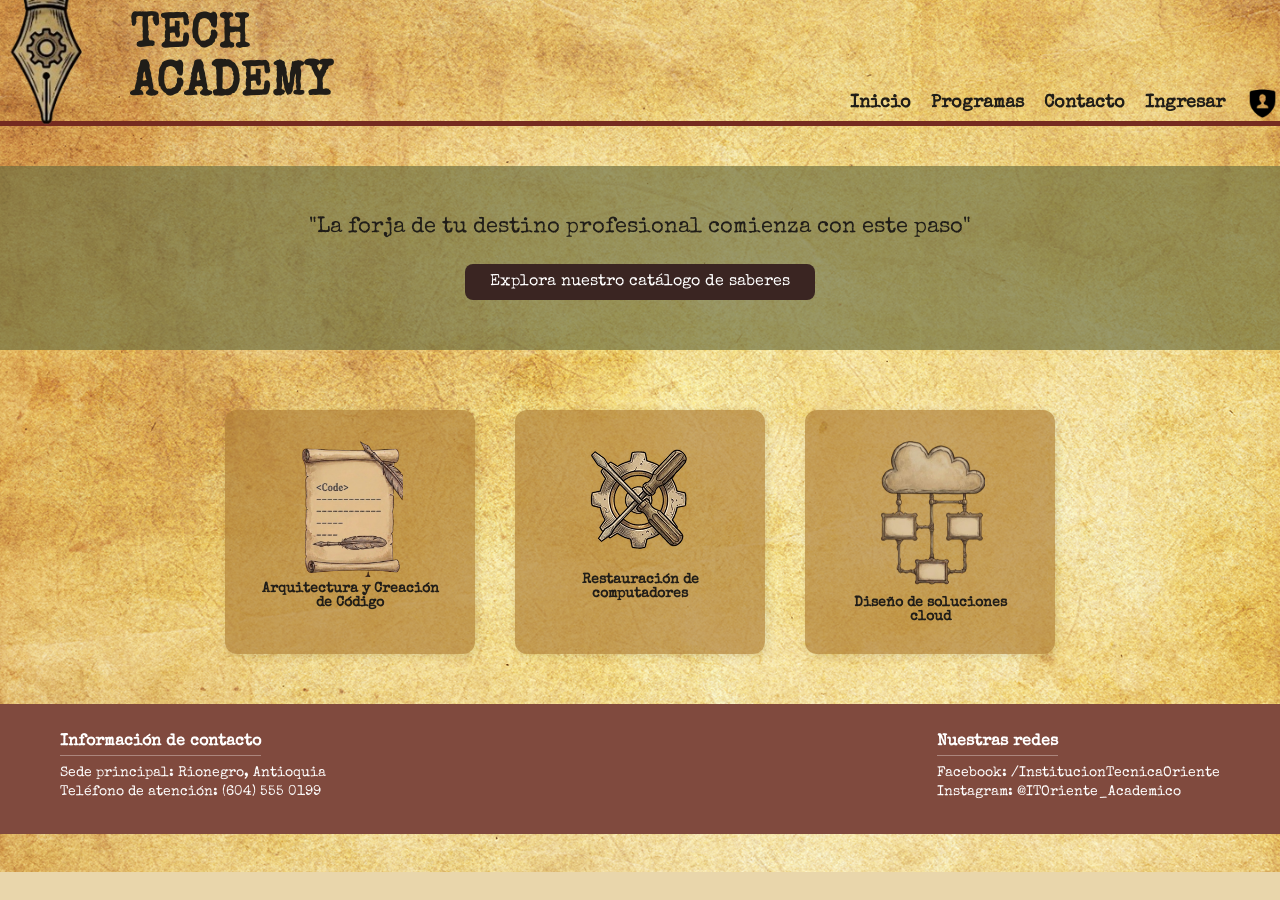
<file: index.html>
<!doctype html>
<html lang="es">

<head>
  <meta charset="UTF-8" />
  <meta name="viewport" content="width=device-width, initial-scale=1.0" />
  <title>Tech Academy</title>
  <link rel="stylesheet" href="css/styles.css" />
  <link href="https://fonts.googleapis.com/css2?family=Special+Elite&display=swap" rel="stylesheet" />
  <script src="js/main.js" defer></script>
</head>

<body>
  <header>
    <div class="logo">
      <img src="Images/Logo.png" alt="Logo Tech Academy" class="icono-pluma" />
      <div class="logo-text">
        <h1>TECH</h1>
        <h1>ACADEMY</h1>
      </div>
    </div>
    <nav>
      <a href="index.html">Inicio</a>
      <a href="#programas" id="btn-programa">Programas</a>
      <a href="#contacto">Contacto</a>
      <a href="login.html" id="link-ingresar">Ingresar</a>
      <img src="Images/UserShield.png" alt="User Icon" class="user-icon" />
    </nav>
  </header>

  <main>
    <section class="hero">
      <h2>"La forja de tu destino profesional comienza con este paso"</h2>
      <a href="#programas" class="btn" id="btn-explorar">Explora nuestro catálogo de saberes</a>
    </section>

    <section class="features" id="programas">
      <div class="card" data-id="1">
        <img src="Images/papyroIcon.svg" alt="Arquitectura de código" />
        <p>Arquitectura y Creación<br />de Código</p>
      </div>
      <div class="card" data-id="2">
        <img src="Images/gearIcon.png" alt="Restauración de computadores" />
        <p>Restauración de computadores</p>
      </div>
      <div class="card" data-id="3">
        <img src="Images/cloudIcon.svg" alt="Soluciones cloud" />
        <p>Diseño de soluciones<br />cloud</p>
      </div>
    </section>

    <section id="detalle-programa"></section>

    <footer id="contacto">
      <div class="footer-column">
        <h3>Información de contacto</h3>
        <p>Sede principal: Rionegro, Antioquia</p>
        <p>Teléfono de atención: (604) 555 0199</p>
      </div>
      <div class="footer-column">
        <h3>Nuestras redes</h3>
        <p>Facebook: /InstitucionTecnicaOriente</p>
        <p>Instagram: @ITOriente_Academico</p>
      </div>
    </footer>
  </main>
</body>

</html>
</file>
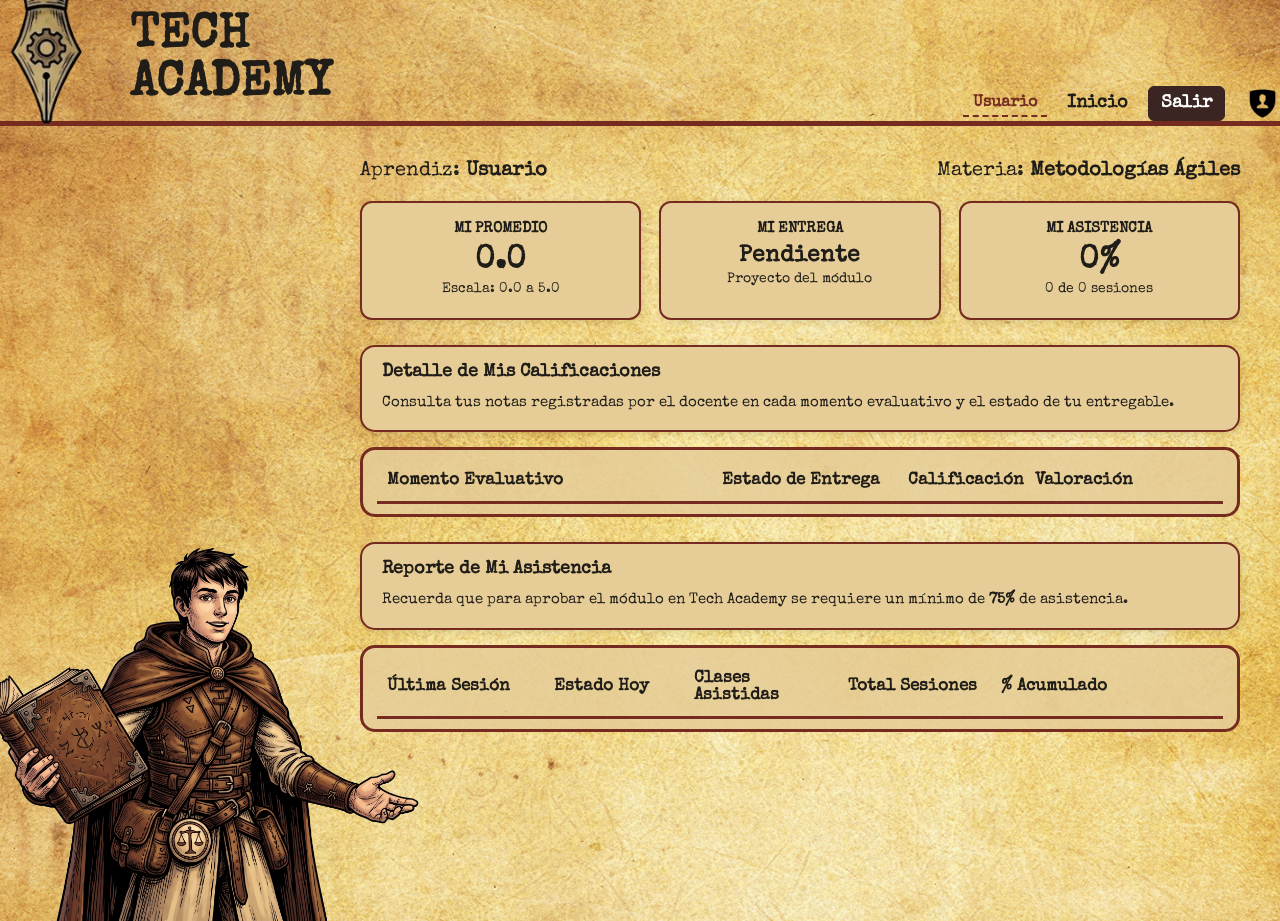
<file: dashBoardAlumno.html>
<!doctype html>
<html lang="es">

<head>
  <meta charset="UTF-8" />
  <meta name="viewport" content="width=device-width, initial-scale=1.0" />
  <title>Dashboard Alumno - Tech Academy</title>
  <link rel="stylesheet" href="css/styles.css" />
  <link href="https://fonts.googleapis.com/css2?family=Special+Elite&display=swap" rel="stylesheet" />
  <script src="js/dashBoardAlumno.js" defer></script>
</head>

<body class="pagina-seguimiento">

  <header>
    <div class="logo">
      <img src="Images/Logo.png" alt="Logo Tech Academy" class="icono-pluma" />
      <div class="logo-text">
        <h1>TECH</h1>
        <h1>ACADEMY</h1>
      </div>
    </div>
    <nav>
      <span id="saludo-alumno" class="saludo-usuario">Aprendiz</span>
      <a href="index.html">Inicio</a>
      <a class="enlace-panel" href="login.html" id="btn-salir-alumno">Salir</a>
      <img src="Images/UserShield.png" alt="Usuario" class="user-icon" />
    </nav>
  </header>

  <main class="contenido-seguimiento contenido-alumno">
    <aside class="docente alumno-ilustracion">
      <img src="Images/estudianteD.png" alt="Aprendiz Tech Academy" />
    </aside>

    <section class="panel-seguimiento">

      <div class="datos-curso">
        <p>Aprendiz: <strong id="nombre-expediente">Mariana Gómez</strong></p>
        <p>Materia: <strong>Metodologías Ágiles</strong></p>
      </div>

      <!-- Indicadores personales del estudiante -->
      <section class="indicadores">
        <div class="indicador">
          <h3>MI PROMEDIO</h3>
          <strong id="alumno-promedio">0.0</strong>
          <p id="alumno-concepto-nota">Escala: 0.0 a 5.0</p>
        </div>

        <div class="indicador">
          <h3>MI ENTREGA</h3>
          <strong id="alumno-estado-entrega" class="texto-indicador-mediano">Pendiente</strong>
          <p>Proyecto del módulo</p>
        </div>

        <div class="indicador">
          <h3>MI ASISTENCIA</h3>
          <strong id="alumno-porcentaje-asistencia">0%</strong>
          <p id="alumno-detalle-sesiones">0 de 0 sesiones</p>
        </div>
      </section>
      <div id="seccion-alumno-notas" class="bloque-modulo">
        <div class="tarjeta-modulo">
          <h3>Detalle de Mis Calificaciones</h3>
          <p class="descripcion-modulo">
            Consulta tus notas registradas por el docente en cada momento evaluativo y el estado de tu entregable.
          </p>
        </div>

        <section class="tabla-seguimiento">
          <div class="fila fila-alumno-notas tabla-encabezado">
            <span>Momento Evaluativo</span>
            <span>Estado de Entrega</span>
            <span>Calificación</span>
            <span>Valoración</span>
          </div>

          <div id="contenedor-notas-alumno"></div>
        </section>
      </div>
      <div id="seccion-alumno-asistencia" class="bloque-modulo">
        <div class="tarjeta-modulo">
          <h3>Reporte de Mi Asistencia</h3>
          <p class="descripcion-modulo">
            Recuerda que para aprobar el módulo en Tech Academy se requiere un mínimo de <strong>75%</strong> de
            asistencia.
          </p>
        </div>

        <section class="tabla-seguimiento">
          <div class="fila fila-alumno-asistencia tabla-encabezado">
            <span>Última Sesión</span>
            <span>Estado Hoy</span>
            <span>Clases Asistidas</span>
            <span>Total Sesiones</span>
            <span>% Acumulado</span>
          </div>

          <div id="contenedor-asistencia-alumno"></div>
        </section>
      </div>

    </section>
  </main>
</body>

</html>
</file>
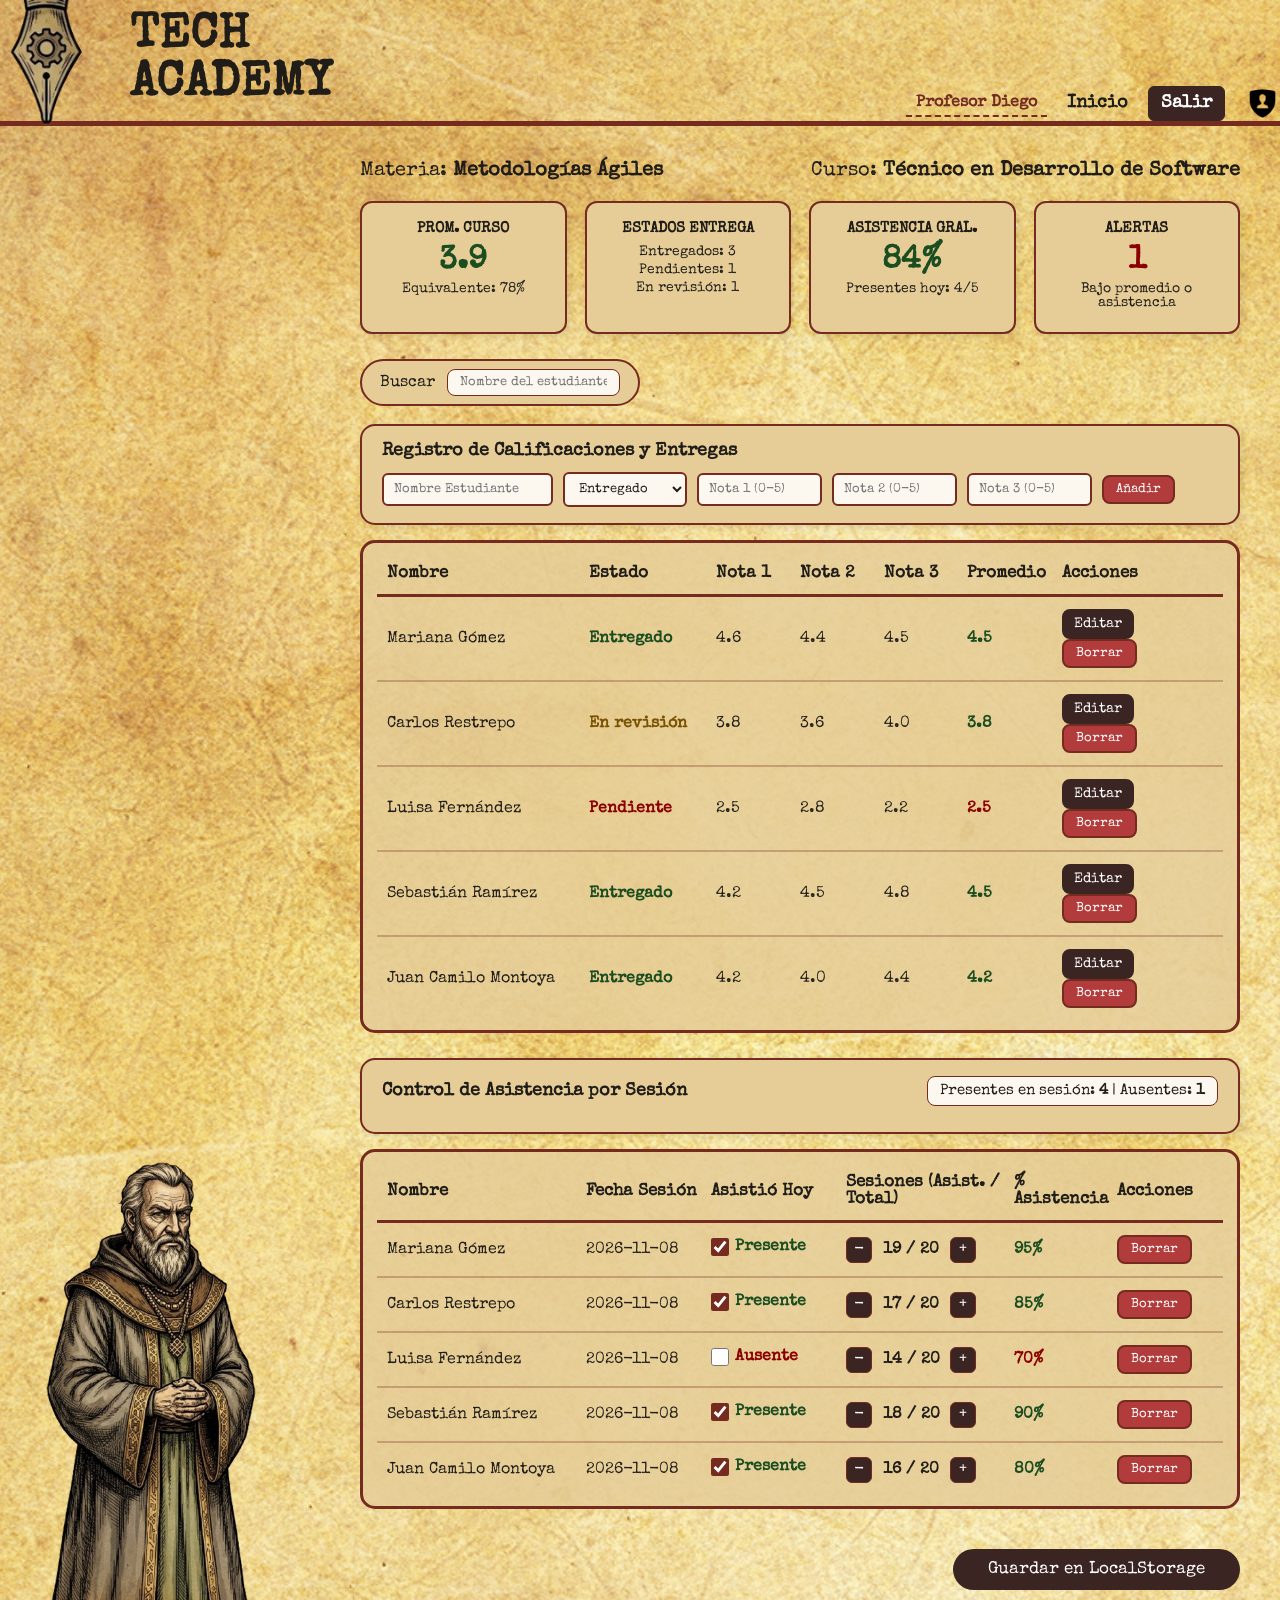
<file: dashBoardProfesor.html>
<!doctype html>
<html lang="es">

<head>
  <meta charset="UTF-8" />
  <meta name="viewport" content="width=device-width, initial-scale=1.0" />
  <title>Dashboard Profesor - Tech Academy</title>
  <link rel="stylesheet" href="css/styles.css" />
  <link href="https://fonts.googleapis.com/css2?family=Special+Elite&display=swap" rel="stylesheet" />
  <script src="js/dashBoardProfesor.js" defer></script>
</head>

<body class="pagina-seguimiento">

  <header>
    <div class="logo">
      <img src="Images/Logo.png" alt="Logo Tech Academy" class="icono-pluma" />
      <div class="logo-text">
        <h1>TECH</h1>
        <h1>ACADEMY</h1>
      </div>
    </div>
    <nav>
      <span id="saludo-docente" class="saludo-usuario">Docente</span>
      <a href="index.html">Inicio</a>
      <a class="enlace-panel" href="login.html" id="btn-salir-profesor">Salir</a>
      <img src="Images/UserShield.png" alt="Usuario" class="user-icon" />
    </nav>
  </header>

  <main class="contenido-seguimiento">
    <aside class="docente">
      <img src="Images/docente.png" alt="Docente" />
    </aside>

    <section class="panel-seguimiento">

      <div class="datos-curso">
        <p>Materia: <strong>Metodologías Ágiles</strong></p>
        <p>Curso: <strong>Técnico en Desarrollo de Software</strong></p>
      </div>

      <!-- Indicadores dinámicos del curso -->
      <section class="indicadores">
        <div class="indicador">
          <h3>PROM. CURSO</h3>
          <strong id="ind-promedio-curso">0.0</strong>
          <p id="ind-porcentaje-curso">Equivalente: 0%</p>
        </div>

        <div class="indicador">
          <h3>ESTADOS ENTREGA</h3>
          <p>Entregados: <span id="ind-entregados">0</span></p>
          <p>Pendientes: <span id="ind-pendientes">0</span></p>
          <p>En revisión: <span id="ind-revision">0</span></p>
        </div>

        <div class="indicador">
          <h3>ASISTENCIA GRAL.</h3>
          <strong id="ind-asistencia-gral">0%</strong>
          <p id="ind-presentes-hoy">Presentes hoy: 0</p>
        </div>

        <div class="indicador">
          <h3>ALERTAS</h3>
          <strong id="ind-alertas">0</strong>
          <p>Bajo promedio o asistencia</p>
        </div>
      </section>

      <!-- Buscador de estudiantes -->
      <div class="barra-herramientas-panel">
        <div class="buscador-seguimiento">
          <label for="buscar">Buscar</label>
          <input type="text" id="buscar" placeholder="Nombre del estudiante..." />
        </div>
      </div>

      <div id="modulo-calificaciones" class="bloque-modulo">
        <div class="formulario-registro tarjeta-modulo">
          <h3>Registro de Calificaciones y Entregas</h3>
          <form id="form-estudiante" class="form-en-linea">
            <input type="text" id="nuevo-nombre" placeholder="Nombre Estudiante" required />

            <select id="nuevo-estado">
              <option value="Entregado">Entregado</option>
              <option value="En revisión">En revisión</option>
              <option value="Pendiente">Pendiente</option>
            </select>

            <input type="number" step="0.1" min="0" max="5" id="nueva-nota1" placeholder="Nota 1 (0-5)" required />
            <input type="number" step="0.1" min="0" max="5" id="nueva-nota2" placeholder="Nota 2 (0-5)" required />
            <input type="number" step="0.1" min="0" max="5" id="nueva-nota3" placeholder="Nota 3 (0-5)" required />

            <button type="submit" class="btn-añadir" id="btn-submit-estudiante">Añadir</button>
            <button type="button" class="btn-añadir btn-secundario" id="btn-cancelar-edicion" style="display: none;">
              Cancelar
            </button>
          </form>
        </div>

        <section class="tabla-seguimiento">
          <div class="fila fila-calificaciones tabla-encabezado">
            <span>Nombre</span>
            <span>Estado</span>
            <span>Nota 1</span>
            <span>Nota 2</span>
            <span>Nota 3</span>
            <span>Promedio</span>
            <span>Acciones</span>
          </div>

          <div id="contenedor-estudiantes"></div>
        </section>
      </div>  
      <div id="modulo-asistencia" class="bloque-modulo">
        <div class="formulario-registro tarjeta-modulo">
          <div class="cabecera-asistencia">
            <h3>Control de Asistencia por Sesión</h3>
            <div class="resumen-sesion-todo">
              <span>Presentes en sesión: <strong id="contador-presentes">0</strong></span> |
              <span>Ausentes: <strong id="contador-ausentes">0</strong></span>
            </div>
          </div>
        </div>

        <section class="tabla-seguimiento">
          <div class="fila fila-asistencia tabla-encabezado">
            <span>Nombre</span>
            <span>Fecha Sesión</span>
            <span>Asistió Hoy</span>
            <span>Sesiones (Asist. / Total)</span>
            <span>% Asistencia</span>
            <span>Acciones</span>
          </div>

          <div id="contenedor-asistencia"></div>
        </section>
      </div>

      <div class="pie-acciones-panel">
        <p id="mensaje-panel-profesor" class="mensaje-panel"></p>
        <button class="boton-guardar" id="btnGuardar">Guardar en LocalStorage</button>
      </div>

    </section>
  </main>
</body>

</html>
</file>
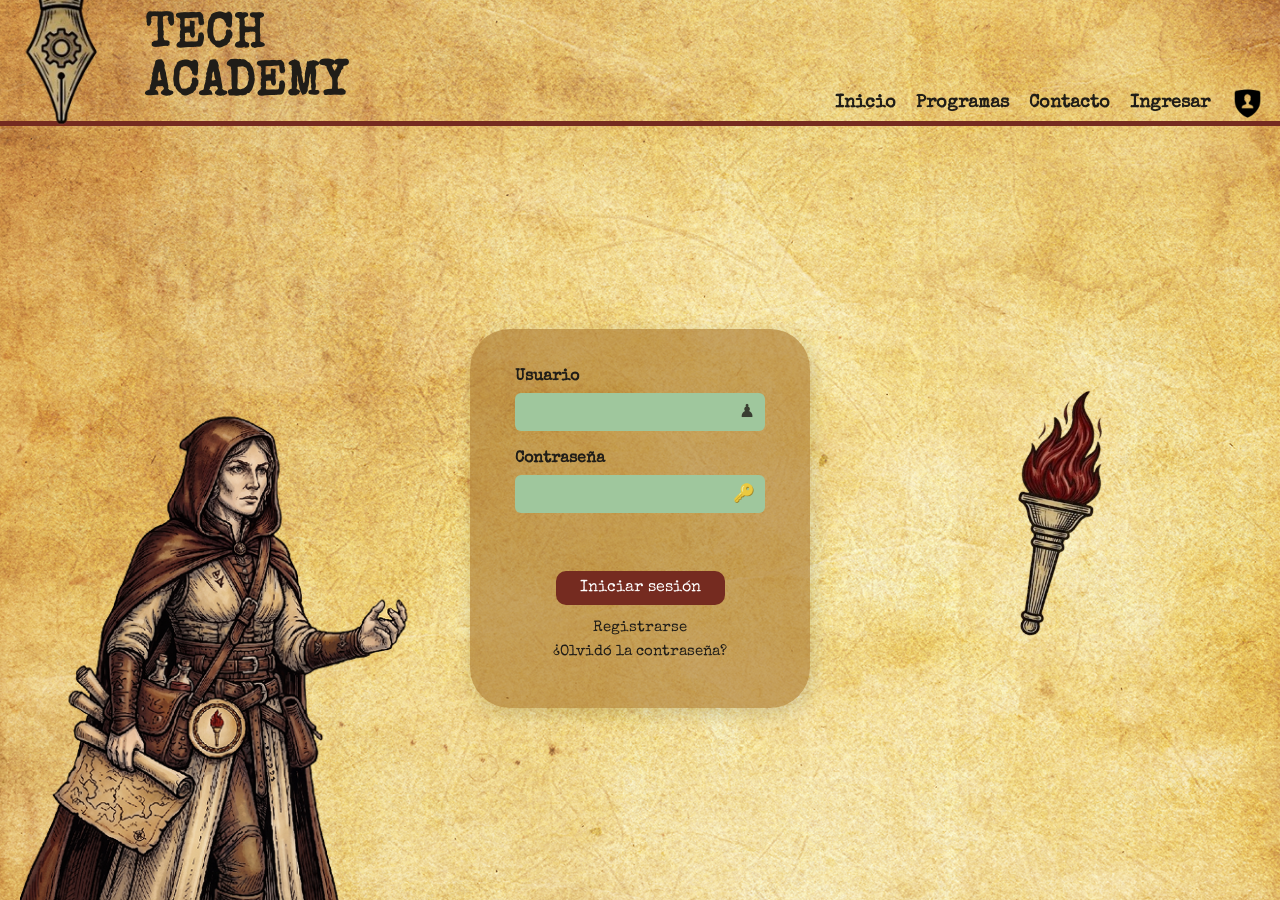
<file: login.html>
<!doctype html>
<html lang="es">

<head>
  <meta charset="UTF-8" />
  <meta name="viewport" content="width=device-width, initial-scale=1.0" />
  <title>Iniciar sesión - Tech Academy</title>
  <link rel="stylesheet" href="css/styles.css" />
  <link href="https://fonts.googleapis.com/css2?family=Special+Elite&display=swap" rel="stylesheet" />
  <script src="js/login.js" defer></script>
</head>

<body class="pagina-login">
  <header>
    <div class="logo">
      <img src="Images/Logo.png" alt="Logo Tech Academy" class="icono-pluma" />
      <div class="logo-text">
        <h1>TECH</h1>
        <h1>ACADEMY</h1>
      </div>
    </div>

    <nav>
      <a href="index.html">Inicio</a>
      <a href="index.html#programas">Programas</a>
      <a href="index.html#contacto">Contacto</a>
      <a href="login.html">Ingresar</a>
      <img src="Images/UserShield.png" alt="User Icon" class="user-icon" />
    </nav>
  </header>

  <main class="contenido-login">
    <div class="decoracion-login">
      <img src="Images/estudianteM.png" alt="Maga aprendiz" class="estudianteMujer" />
    </div>

    <section class="tarjeta-login">
      <form class="formulario-login" id="formularioLogin">
        <div class="grupo-campo">
          <label for="usuario">Usuario</label>
          <div class="campo-login">
            <input type="text" id="usuario" name="usuario" autocomplete="username" required />
            <span class="icono-input">♟</span>
          </div>
        </div>

        <div class="grupo-campo">
          <label for="contrasena">Contraseña</label>
          <div class="campo-login">
            <input type="password" id="contrasena" name="contrasena" autocomplete="current-password" required />
            <span class="icono-input">🔑</span>
          </div>
        </div>

        <p id="mensajeLogin" class="mensaje-login"></p>

        <button type="submit" class="boton-login">Iniciar sesión</button>

        <a href="registro.html" class="enlace-login">Registrarse</a>
        <a href="#" class="enlace-login">¿Olvidó la contraseña?</a>
      </form>
    </section>

    <div class="decoracion-login">
      <img src="Images/Antorcha.png" alt="Antorcha decorativa" class="imagen-antorcha" />
    </div>
  </main>

</body>

</html>
</file>
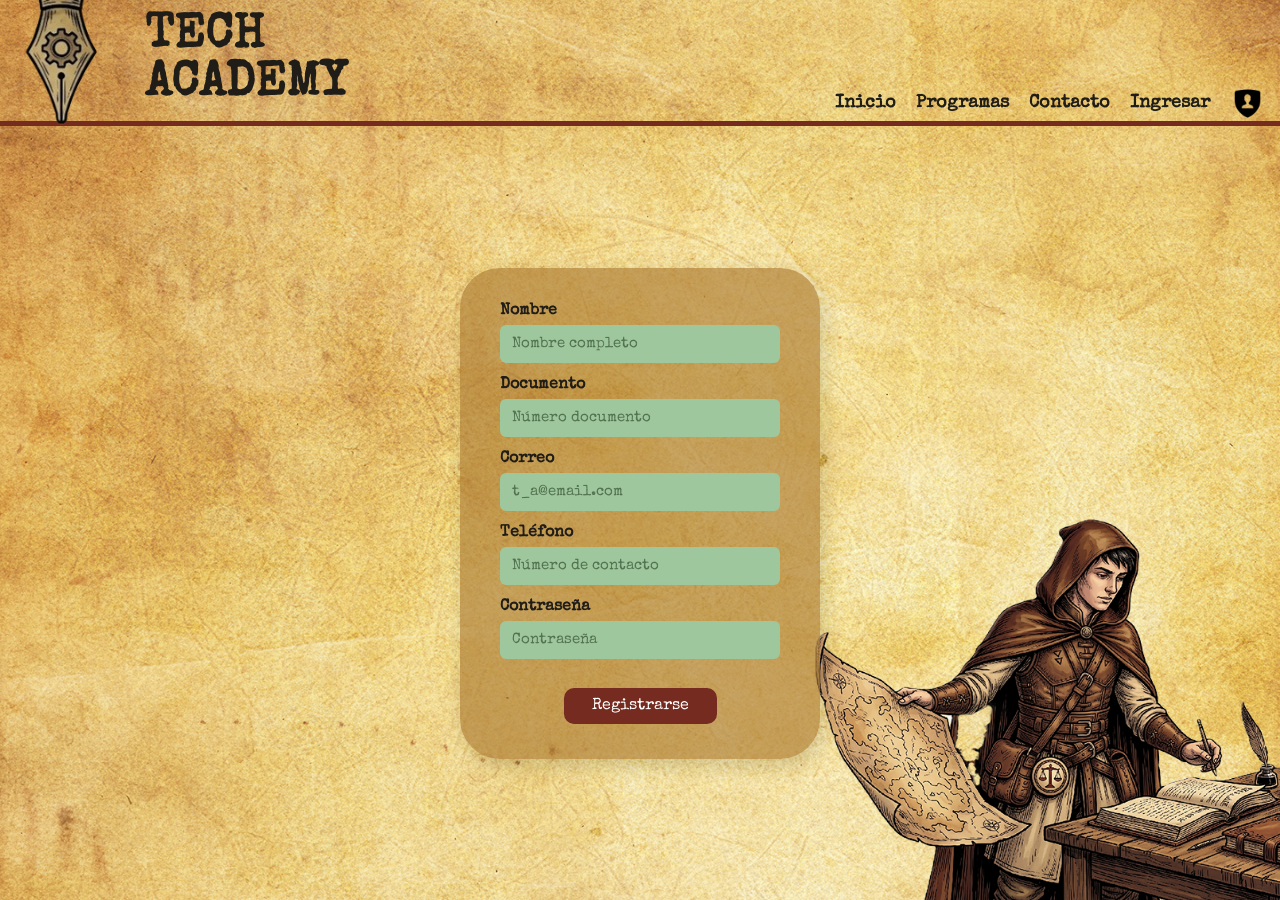
<file: registro.html>
<!doctype html>
<html lang="es">

<head>
  <meta charset="UTF-8" />
  <meta name="viewport" content="width=device-width, initial-scale=1.0" />
  <title>Registro - Tech Academy</title>
  <link rel="stylesheet" href="css/styles.css" />
  <link href="https://fonts.googleapis.com/css2?family=Special+Elite&display=swap" rel="stylesheet" />
  <script src="js/registro.js" defer></script>
</head>

<body class="pagina-registro">
  <header>
    <div class="logo">
      <img src="Images/Logo.png" alt="Logo Tech Academy" class="icono-pluma" />
      <div class="logo-text">
        <h1>TECH</h1>
        <h1>ACADEMY</h1>
      </div>
    </div>

    <nav>
      <a href="index.html">Inicio</a>
      <a href="index.html#programas">Programas</a>
      <a href="index.html#contacto">Contacto</a>
      <a href="login.html">Ingresar</a>
      <img src="Images/UserShield.png" alt="Usuario" class="user-icon" />
    </nav>
  </header>

  <main class="contenido-registro">
    <section class="tarjeta-registro">
      <form class="formulario-registro" id="form-registro">
        <div class="grupo-registro">
          <label for="nombre">Nombre</label>
          <input type="text" id="nombre" name="nombre" placeholder="Nombre completo" />
        </div>

        <div class="grupo-registro">
          <label for="documento">Documento</label>
          <input type="text" id="documento" name="documento" placeholder="Número documento" />
        </div>

        <div class="grupo-registro">
          <label for="correo">Correo</label>
          <input type="email" id="correo" name="correo" placeholder="t_a@email.com" />
        </div>

        <div class="grupo-registro">
          <label for="telefono">Teléfono</label>
          <input type="tel" id="telefono" name="telefono" placeholder="Número de contacto" />
        </div>

        <div class="grupo-registro">
          <label for="contrasena-registro">Contraseña</label>
          <input type="password" id="contrasena-registro" name="contrasena" placeholder="Contraseña" />
        </div>

        <button type="submit" class="boton-registro">Registrarse</button>

        <div id="mensaje-registro" class="mensaje-registro"></div>
      </form>
    </section>

    <div class="decoracion-registro">
      <img src="Images/estudianteH.png" alt="Aprendiz" class="estudianteHombre" />
    </div>
  </main>
</body>

</html>
</file>
<file: css/styles.css>
/* ── Variables de color del sitio ─────────────────────────── */
:root {
  --bg-color: #e6cd98;
  --text-color: #201d18;
  --red-line: #752b20;
  --hero-band: #6b6e3faa;
  --card-bg: #ae7f37aa;
  --btn-bg: #3a2522;
  --footer-bg: #804a3e;
  --fondo-pergamino: #f4ecd8;
  --marron-oscuro: #4a3319;
  --tabla-bg: rgba(230, 205, 152, 0.85);
}

/* ── Reinicio de márgenes y medidas de los elementos ──────── */
* {
  margin: 0;
  padding: 0;
  box-sizing: border-box;
}

/* ── Tipografía y fondo general ───────────────────────────── */
body {
  font-family: "Special Elite", cursive;
  color: var(--text-color);
  background-image: url("../Images/BackgroundPaper.png");
  background-repeat: no-repeat;
  background-size: cover;
  background-position: center;
  background-color: #e9d6ab;
}

/* ============================================================
   HEADER Y NAVEGACIÓN (comunes a todas las páginas)
   ============================================================ */

/* Tamaño del logo en el encabezado */
.icono-pluma {
  width: 120px;
  margin-bottom: -15px;
}

/* Barra superior con logo y navegación */
header {
  display: flex;
  justify-content: space-between;
  align-items: flex-end;
  padding: 20px 20px -10px 70px;
  border-bottom: 5px solid var(--red-line);
}

/* Grupo del logo y nombre de la academia */
.logo {
  display: flex;
  align-items: center;
  gap: 10px;
}

.logo-text {
  font-size: 1.5rem;
  line-height: 1;
  margin: 0;
}

/* Distribución de los enlaces de navegación */
nav {
  display: flex;
  align-items: center;
  gap: 20px;
  font-weight: bold;
}

/* Enlaces del menú principal */
nav a {
  text-decoration: none;
  color: var(--text-color);
  font-size: 1.1rem;
  transition: color 0.2s, text-decoration 0.2s;
}

/* Estado de los enlaces al pasar el puntero */
nav a:hover {
  text-decoration: underline;
  text-underline-offset: 6px;
  color: var(--red-line);
}

/* Icono de usuario del encabezado */
nav .user-icon {
  width: 35px;
}

/* ============================================================
   PÁGINA PRINCIPAL (index.html)
   ============================================================ */

/* Franja de bienvenida de la página inicial */
.hero {
  background-color: var(--hero-band);
  text-align: center;
  padding: 50px 20px;
  margin-top: 40px;
}

/* Título de la bienvenida */
.hero h2 {
  font-size: 1.4rem;
  margin-bottom: 25px;
  font-weight: normal;
}

/* Botón de acceso al catálogo */
.btn {
  display: inline-block;
  background-color: var(--btn-bg);
  color: white;
  padding: 10px 25px;
  text-decoration: none;
  border-radius: 8px;
  font-size: 1rem;
  cursor: pointer;
  border: none;
  font-family: "Special Elite", cursive;
}

/* Estado del botón del catálogo al pasar el puntero */
.btn:hover {
  background-color: #523530;
}

/* Tarjetas de programas disponibles */
.features {
  display: flex;
  justify-content: center;
  gap: 40px;
  padding: 60px 20px 30px;
}

.card {
  background-color: var(--card-bg);
  padding: 30px 20px;
  border-radius: 12px;
  width: 250px;
  text-align: center;
  box-shadow: 2px 2px 10px rgba(0, 0, 0, 0.1);
  cursor: pointer;
  transition: transform 0.2s, box-shadow 0.2s;
}

/* Estado de las tarjetas al pasar el puntero */
.card:hover {
  transform: translateY(-5px);
  box-shadow: 4px 6px 15px rgba(0, 0, 0, 0.2);
}

/* Nombre del programa dentro de cada tarjeta */
.card p {
  font-size: 0.9rem;
  font-weight: bold;
}

/* Panel que muestra los detalles del programa elegido */
.panel-detalle {
  max-width: 800px;
  margin: 0 auto 50px auto;
  padding: 25px 35px;
  background-color: #f4e8c1;
  border: 2px dashed var(--red-line);
  border-radius: 12px;
  box-shadow: 3px 3px 12px rgba(0, 0, 0, 0.15);
  animation: fadeIn 0.3s ease-in-out;
}

/* Título y texto del detalle del programa */
.panel-detalle h3 {
  color: var(--red-line);
  font-size: 1.3rem;
  margin-bottom: 10px;
}

.panel-detalle p {
  font-size: 1rem;
  line-height: 1.5;
  margin-bottom: 12px;
}

/* Duración y docente del programa */
.panel-detalle .info-extra {
  font-size: 0.9rem;
  color: #4a3828;
}

/* Control para cerrar el detalle del programa */
.cerrar-detalle {
  float: right;
  background: none;
  border: none;
  font-size: 1.2rem;
  font-weight: bold;
  cursor: pointer;
  color: var(--red-line);
}

/* Entrada del panel de detalle */
@keyframes fadeIn {
  from {
    opacity: 0;
    transform: translateY(-10px);
  }

  to {
    opacity: 1;
    transform: translateY(0);
  }
}

/* Pie de página y datos de contacto */
footer {
  background-color: var(--footer-bg);
  color: white;
  display: flex;
  justify-content: space-between;
  padding: 30px 60px;
  margin-top: 20px;
}

/* Títulos y texto de las columnas del pie de página */
.footer-column h3 {
  font-size: 1rem;
  margin-bottom: 10px;
  border-bottom: 1px solid #ffffff55;
  padding-bottom: 5px;
  display: inline-block;
}

.footer-column p {
  font-size: 0.85rem;
  margin-bottom: 5px;
}

/* ============================================================
   PÁGINA DE LOGIN (login.html)
   ============================================================ */

/* Distribución general de la página de acceso */
.pagina-login {
  min-height: 100vh;
  height: 100vh;
  overflow: hidden;
  display: flex;
  flex-direction: column;
}

/* Espaciado del encabezado en la página de acceso */
.pagina-login header,
.pagina-registro header {
  padding: 0px 15px;
}

/* Columnas para ilustraciones y formulario */
.contenido-login {
  flex: 1;
  display: grid;
  grid-template-columns: 1fr 340px 1fr;
  align-items: center;
  padding: 10px 20px 0px;
  gap: 20px;
  overflow: hidden;
}

/* Apariencia de la tarjeta de acceso */
.tarjeta-login {
  width: 340px;
  max-width: 100%;
  padding: 40px 45px;
  border-radius: 40px;
  background-color: var(--card-bg);
  box-shadow: 3px 6px 20px rgba(0, 0, 0, 0.15);
  z-index: 2;
}

/* Formulario de acceso */
.formulario-login {
  display: flex;
  flex-direction: column;
  align-items: center;
}

/* Grupo de etiqueta e input */
.grupo-campo {
  width: 100%;
  margin-bottom: 20px;
}

/* Etiquetas de usuario y contraseña */
.grupo-campo label {
  display: block;
  margin-bottom: 8px;
  font-size: 1rem;
  font-weight: bold;
}

/* Campo de entrada y su icono */
.campo-login {
  position: relative;
  display: flex;
  align-items: center;
}

.campo-login input {
  width: 100%;
  height: 38px;
  padding: 8px 38px 8px 12px;
  border: none;
  border-radius: 6px;
  background-color: #9fc79d;
  color: var(--text-color);
  font-family: "Special Elite", cursive;
  font-size: 1rem;
  transition: outline 0.2s;
}

/* Resaltado del campo seleccionado */
.campo-login input:focus {
  outline: 2px solid var(--red-line);
}

/* Iconos dentro de los campos */
.icono-input {
  position: absolute;
  right: 10px;
  font-size: 1.1rem;
  pointer-events: none;
  opacity: 0.8;
}

/* Botón principal y enlaces del formulario */
.boton-login {
  margin-top: 10px;
  margin-bottom: 15px;
  padding: 9px 24px;
  border: none;
  border-radius: 10px;
  background-color: var(--red-line);
  color: white;
  font-family: "Special Elite", cursive;
  font-size: 1rem;
  cursor: pointer;
  transition: background-color 0.2s, transform 0.1s;
}

/* Estados del botón de acceso */
.boton-login:hover {
  background-color: #521c15;
  transform: scale(1.02);
}

.boton-login:active {
  transform: scale(0.98);
}

/* Enlaces secundarios del formulario */
.enlace-login {
  margin-bottom: 8px;
  color: var(--text-color);
  text-decoration: none;
  font-size: 0.95rem;
  transition: color 0.2s, text-decoration 0.2s;
}

/* Estado de los enlaces al pasar el puntero */
.enlace-login:hover {
  text-decoration: underline;
  text-underline-offset: 4px;
  color: var(--red-line);
}

/* Mensaje de validación del acceso */
.mensaje-login {
  min-height: 20px;
  color: #8b0000;
  font-size: 0.85rem;
  font-weight: bold;
  text-align: center;
  margin-bottom: 8px;
}

.mensaje-login.exito {
  color: #1b4d20;
}

.mensaje-login.error {
  color: #8b0000;
}

/* Posición de la maga y la antorcha */
.decoracion-login {
  display: flex;
  justify-content: center;
  align-items: flex-end;
  height: 100%;
  overflow: hidden;
}

/* Ilustración de la aprendiz */
.estudianteMujer {
  width: 480px;
  max-width: 100%;
  max-height: 100%;
  object-fit: contain;
  align-self: flex-end;
}

/* Ilustración de la antorcha */
.imagen-antorcha {
  width: 200px;
  max-width: 100%;
  max-height: 100%;
  object-fit: contain;
  align-self: center;
}

/* Presentación del acceso en pantallas pequeñas */
@media (max-width: 900px) {
  .contenido-login {
    grid-template-columns: 1fr;
    justify-items: center;
    padding: 20px 15px;
  }

  /* Ocultar ilustraciones en pantallas pequeñas */
  .decoracion-login {
    display: none;
  }
}

/* ============================================================
   PÁGINA DE REGISTRO (registro.html)
   ============================================================ */

/* Distribución general de la página de registro */
.pagina-registro {
  min-height: 100vh;
  height: 100vh;
  overflow: hidden;
  display: flex;
  flex-direction: column;
}

@media (max-height: 680px) {

  /* Permitir desplazamiento cuando la pantalla es baja */
  .pagina-registro {
    height: auto;
    overflow-y: auto;
  }
}

/* Centrado de la tarjeta y ubicación de la ilustración */
.contenido-registro {
  flex: 1;
  display: flex;
  justify-content: center;
  align-items: center;
  position: relative;
  padding: 20px;
  overflow: hidden;
}

/* Apariencia de la tarjeta de registro */
.tarjeta-registro {
  width: 360px;
  max-width: 90%;
  padding: 35px 40px;
  border-radius: 40px;
  background-color: var(--card-bg);
  box-shadow: 3px 6px 20px rgba(0, 0, 0, 0.15);
  z-index: 2;
}

/* Campos y botón del formulario */
.formulario-registro {
  display: flex;
  flex-direction: column;
}

/* Grupo de etiqueta e input */
.grupo-registro {
  display: flex;
  flex-direction: column;
  margin-bottom: 14px;
}

/* Etiquetas de los campos de registro */
.grupo-registro label {
  margin-bottom: 6px;
  font-size: 1rem;
  font-weight: bold;
}

/* Inputs de nombre, documento y datos de contacto */
.grupo-registro input {
  height: 38px;
  padding: 8px 12px;
  border: none;
  border-radius: 6px;
  background-color: #9fc79d;
  color: var(--text-color);
  font-family: "Special Elite", cursive;
  font-size: 0.95rem;
  transition: outline 0.2s;
}

/* Texto de ejemplo dentro de los campos */
.grupo-registro input::placeholder {
  color: #3f5e3e;
  opacity: 0.8;
}

/* Resaltado del campo seleccionado */
.grupo-registro input:focus {
  outline: 2px solid var(--red-line);
}

/* Botón de envío del formulario */
.boton-registro {
  align-self: center;
  margin-top: 15px;
  padding: 10px 28px;
  border: none;
  border-radius: 10px;
  background-color: var(--red-line);
  color: white;
  font-family: "Special Elite", cursive;
  font-size: 1rem;
  cursor: pointer;
  transition: background-color 0.2s, transform 0.1s;
}

/* Estados del botón de registro */
.boton-registro:hover {
  background-color: #521c15;
  transform: scale(1.02);
}

.boton-registro:active {
  transform: scale(0.98);
}

/* Mensajes de confirmación y validación */
.mensaje-registro {
  margin-top: 15px;
  padding: 10px;
  border-radius: 8px;
  text-align: center;
  font-size: 0.9rem;
  display: none;
}

/* Mensaje de error en el registro */
.mensaje-registro.error {
  display: block;
  background-color: #ffcdd2;
  color: #b71c1c;
  border: 1px solid #e57373;
}

/* Mensaje de éxito en el registro */
.mensaje-registro.exito {
  display: block;
  background-color: #d7ecd9;
  color: #1b4d20;
  border: 1px solid #4caf50;
  font-weight: bold;
}

/* Ilustración de apoyo al formulario */
.decoracion-registro {
  position: absolute;
  right: 0;
  bottom: 0;
  pointer-events: none;
  z-index: 1;
  line-height: 0;
}

/* Ilustración del aprendiz */
.estudianteHombre {
  width: 530px;
  max-width: 38vw;
  max-height: calc(100vh - 120px);
  height: auto;
  object-fit: contain;
  object-position: bottom right;
  display: block;
}

@media (max-width: 850px) {

  /* Tamaño de la ilustración en pantallas pequeñas */
  .estudianteHombre {
    opacity: 0.25;
    max-width: 50vw;
  }
}

/* ============================================================
   PANELES ACADÉMICOS (dashBoardProfesor.html y dashBoardAlumno.html)
   – Usa las mismas variables y estilos base que las demás
   ============================================================ */

/* Distribución general de los paneles */
.pagina-seguimiento {
  min-height: 100vh;
  overflow-x: hidden;
}

.saludo-usuario {
  font-size: 1rem;
  color: var(--red-line);
  padding: 4px 10px;
  border-bottom: 2px dashed var(--red-line);
}

/* Enlace para salir del panel */
.enlace-panel {
  padding: 8px 12px;
  border: 1px solid var(--btn-bg);
  border-radius: 6px;
  background-color: var(--btn-bg);
  color: white;
}

.enlace-panel:hover {
  background-color: #523530;
  text-decoration: none;
  color: white;
}

/* Distribución del panel */
.contenido-seguimiento {
  display: grid;
  grid-template-columns: 290px 1fr;
  gap: 30px;
  padding: 35px 40px;
  max-width: 1400px;
  margin: 0 auto;
  align-items: start;
}

.contenido-alumno {
  min-height: calc(100vh - 105px);
}

/* Imagen lateral del docente o estudiante */
.docente {
  align-self: end;
  margin-top: auto;
}

/* Tamaño y posición de la imagen lateral del profesor */
.docente img {
  width: 100%;
  max-width: 280px;
  display: block;
  transform: translateY(40px);
}

/* Tamaño y posición de la imagen del aprendiz (más grande y pegada abajo) */
.alumno-ilustracion {
  align-self: end;
  margin-top: auto;
  line-height: 0;
}

.alumno-ilustracion img {
  width: 470px;
  max-width: none;
  margin-left: -75px;
  display: block;
  transform: translateY(35px);
}

/* Contenedor principal derecho */
.panel-seguimiento {
  display: flex;
  flex-direction: column;
}

/* Cabecera con datos generales del curso */
.datos-curso {
  display: flex;
  justify-content: space-between;
  align-items: center;
  flex-wrap: wrap;
  gap: 15px;
  font-size: 1.25rem;
  margin-bottom: 20px;
}

.selector-expediente {
  display: flex;
  align-items: center;
  gap: 10px;
  font-size: 1rem;
  background-color: var(--bg-color);
  padding: 8px 14px;
  border: 2px solid var(--red-line);
  border-radius: 12px;
}

.selector-expediente select {
  padding: 6px 10px;
  border: 1px solid var(--red-line);
  border-radius: 6px;
  background-color: #fcf8f0;
  font-family: "Special Elite", cursive;
  color: var(--text-color);
}

/* Indicadores académicos (KPIs) */
.indicadores {
  display: flex;
  justify-content: center;
  flex-wrap: wrap;
  gap: 18px;
  margin-bottom: 25px;
}

/* Tarjetas con estadísticas del curso */
.indicador {
  flex: 1;
  min-width: 180px;
  padding: 18px 15px;
  background-color: var(--bg-color);
  border: 2px solid var(--red-line);
  border-radius: 12px;
  text-align: center;
  box-shadow: 2px 2px 8px rgba(0, 0, 0, 0.1);
}

/* Títulos de las estadísticas */
.indicador h3 {
  margin: 0 0 8px 0;
  font-size: 0.95rem;
}

/* Valores destacados de las estadísticas */
.indicador strong {
  font-size: 2rem;
  display: block;
  margin-bottom: 4px;
}

.indicador strong.texto-indicador-mediano {
  font-size: 1.45rem;
  margin-top: 8px;
}

.indicador strong.numero-en-linea {
  display: inline;
  font-size: 1.1rem;
}

/* Estados de entrega dentro de la tarjeta */
.indicador p {
  margin: 4px 0;
  font-size: 0.88rem;
}

/* Barra con buscador y botones de pestañas */
.barra-herramientas-panel {
  display: flex;
  justify-content: space-between;
  align-items: center;
  flex-wrap: wrap;
  gap: 15px;
  margin-bottom: 18px;
}

/* Búsqueda de estudiantes */
.buscador-seguimiento {
  display: flex;
  align-items: center;
  gap: 12px;
  padding: 8px 18px;
  background-color: var(--bg-color);
  border: 2px solid var(--red-line);
  border-radius: 30px;
  width: fit-content;
}

/* Campo de búsqueda de estudiantes */
.buscador-seguimiento input {
  padding: 6px 12px;
  border: 1px solid var(--red-line);
  border-radius: 8px;
  font-family: "Special Elite", cursive;
  background-color: #fcf8f0;
}

/* Pestañas para cambiar entre Calificaciones y Asistencia */
.pestanas-modulos {
  display: flex;
  gap: 10px;
  flex-wrap: wrap;
}

.btn-pestana {
  padding: 9px 16px;
  background-color: var(--bg-color);
  color: var(--text-color);
  border: 2px solid var(--red-line);
  border-radius: 10px;
  font-family: "Special Elite", cursive;
  font-size: 0.95rem;
  cursor: pointer;
  transition: background-color 0.2s, color 0.2s;
}

.btn-pestana:hover {
  background-color: #d4b87c;
}

.btn-pestana.activa {
  background-color: var(--red-line);
  color: white;
}

.bloque-modulo {
  margin-bottom: 25px;
}

/* Tarjeta superior de formulario o encabezado de sección */
.tarjeta-modulo {
  background-color: var(--bg-color);
  border: 2px solid var(--red-line);
  border-radius: 15px;
  padding: 16px 20px;
  margin-bottom: 15px;
  box-shadow: 2px 2px 8px rgba(0, 0, 0, 0.1);
}

.tarjeta-modulo h3 {
  margin-bottom: 12px;
  font-size: 1.15rem;
}

.descripcion-modulo {
  font-size: 0.95rem;
  line-height: 1.4;
}

.cabecera-asistencia {
  display: flex;
  justify-content: space-between;
  align-items: center;
  flex-wrap: wrap;
  gap: 10px;
  margin-bottom: 10px;
}

.cabecera-asistencia h3 {
  margin-bottom: 0;
}

.resumen-sesion-todo {
  font-size: 0.95rem;
  background-color: #fcf8f0;
  padding: 6px 12px;
  border-radius: 8px;
  border: 1px solid var(--red-line);
}

.form-en-linea {
  display: flex;
  align-items: center;
  gap: 10px;
  flex-wrap: wrap;
}

.etiqueta-inline {
  font-weight: bold;
  font-size: 0.95rem;
}

/* Contenedor de tabla */
.tabla-seguimiento {
  background-color: var(--tabla-bg);
  border: 3px solid var(--red-line);
  border-radius: 15px;
  padding: 10px 14px;
}

/* Distribución base de las filas */
.fila {
  display: grid;
  grid-template-columns: 2fr 1.2fr 0.8fr 1fr 1.6fr;
  padding: 12px 10px;
  align-items: center;
  border-bottom: 2px solid rgba(117, 43, 32, 0.3);
  gap: 8px;
}

/* Columnas específicas para cada tabla */
.fila-calificaciones {
  grid-template-columns: 1.8fr 1.1fr 0.7fr 0.7fr 0.7fr 0.8fr 1.4fr;
}

.fila-asistencia {
  grid-template-columns: 1.8fr 1.1fr 1.2fr 1.5fr 0.9fr 0.9fr;
}

.fila-alumno-notas {
  grid-template-columns: 2.2fr 1.2fr 0.8fr 1.2fr;
}

.fila-alumno-asistencia {
  grid-template-columns: 1.2fr 1fr 1.1fr 1.1fr 1.6fr;
}

/* Encabezado de la tabla */
.tabla-encabezado {
  font-weight: bold;
  font-size: 1.05rem;
  border-bottom: 3px solid var(--red-line);
}

/* Última fila de la tabla */
.fila:last-child {
  border-bottom: none;
}

/* Controles de checkbox y contador en la tabla de asistencia */
.label-asistencia-check {
  display: inline-flex;
  align-items: center;
  gap: 6px;
  cursor: pointer;
}

.check-asistencia-hoy {
  width: 18px;
  height: 18px;
  cursor: pointer;
  accent-color: var(--red-line);
}

.control-contador-asistencia {
  display: flex;
  align-items: center;
  gap: 8px;
}

.btn-contador {
  width: 26px;
  height: 26px;
  border: 1px solid var(--red-line);
  border-radius: 6px;
  background-color: var(--btn-bg);
  color: white;
  font-family: "Special Elite", cursive;
  font-size: 1rem;
  cursor: pointer;
  line-height: 1;
}

.btn-contador:hover {
  background-color: var(--red-line);
}

.numero-sesiones {
  min-width: 62px;
  text-align: center;
}

/* Lista de tareas en el panel del alumno (práctica Todo) */
.lista-tareas-pergamino {
  list-style: none;
  padding: 5px;
}

.item-tarea-pergamino {
  display: flex;
  justify-content: space-between;
  align-items: center;
  padding: 10px 8px;
  border-bottom: 2px solid rgba(117, 43, 32, 0.25);
}

.item-tarea-pergamino:last-child {
  border-bottom: none;
}

.label-tarea-alumno {
  display: flex;
  align-items: center;
  gap: 10px;
  cursor: pointer;
  font-size: 1rem;
}

.label-tarea-alumno input[type="checkbox"] {
  width: 18px;
  height: 18px;
  accent-color: var(--red-line);
  cursor: pointer;
}

#input-nueva-tarea {
  flex: 1;
  min-width: 240px;
}

/* Pie de acciones y mensaje de confirmación */
.pie-acciones-panel {
  display: flex;
  justify-content: space-between;
  align-items: center;
  flex-wrap: wrap;
  gap: 15px;
  margin-top: 15px;
}

.mensaje-panel {
  font-weight: bold;
  color: #1b4d20;
  font-size: 0.95rem;
  min-height: 22px;
}

/* Botón para guardar los cambios */
.boton-guardar {
  padding: 12px 35px;
  background-color: var(--btn-bg);
  color: white;
  border: none;
  border-radius: 25px;
  font-family: "Special Elite", cursive;
  font-size: 1.05rem;
  cursor: pointer;
  transition: background 0.2s;
}

/* Estado del botón guardar al pasar el puntero */
.boton-guardar:hover {
  background-color: #523530;
}

/* Formulario de calificaciones y asistencia (tarjeta-modulo) */
.tarjeta-modulo input,
.tarjeta-modulo select {
  padding: 8px 10px;
  border: 2px solid var(--red-line);
  border-radius: 6px;
  font-family: "Special Elite", cursive;
  background-color: #fcf8f0;
  color: var(--text-color);
}

.tarjeta-modulo input[type="number"] {
  width: 125px;
}

/* Botones para agregar y borrar filas */
.btn-Borrar,
.btn-añadir,
.btn-borrar2 {
  background-color: #b23b3b;
  color: white;
  border: 2px solid var(--red-line);
  border-radius: 8px;
  padding: 6px 12px;
  cursor: pointer;
  font-family: "Special Elite", cursive;
}

.btn-secundario {
  background-color: #6e4a24;
}

/* Botón para editar registros existentes */
.btn-editar {
  background-color: var(--btn-bg);
  color: white;
  border: 2px solid var(--btn-bg);
  border-radius: 8px;
  padding: 6px 10px;
  margin-right: 6px;
  cursor: pointer;
  font-family: "Special Elite", cursive;
  font-size: 0.9rem;
  transition: background-color 0.2s;
}

.btn-editar:hover {
  background-color: #523530;
}

/* Colores de estado para notas, entregas y asistencia */
.estado-aprobado {
  color: #1b4d20;
  font-weight: bold;
}

.estado-pendiente {
  color: #8b0000;
  font-weight: bold;
}

.estado-revision {
  color: #7a5200;
  font-weight: bold;
}

.fila-definitiva {
  font-weight: bold;
  background-color: rgba(174, 127, 55, 0.2);
}

@media (max-width: 980px) {
  .contenido-seguimiento {
    grid-template-columns: 1fr;
    padding: 20px;
  }

  .docente {
    display: none;
  }

  .fila-calificaciones,
  .fila-asistencia,
  .fila-alumno-notas,
  .fila-alumno-asistencia {
    font-size: 0.85rem;
  }
}
</file>
